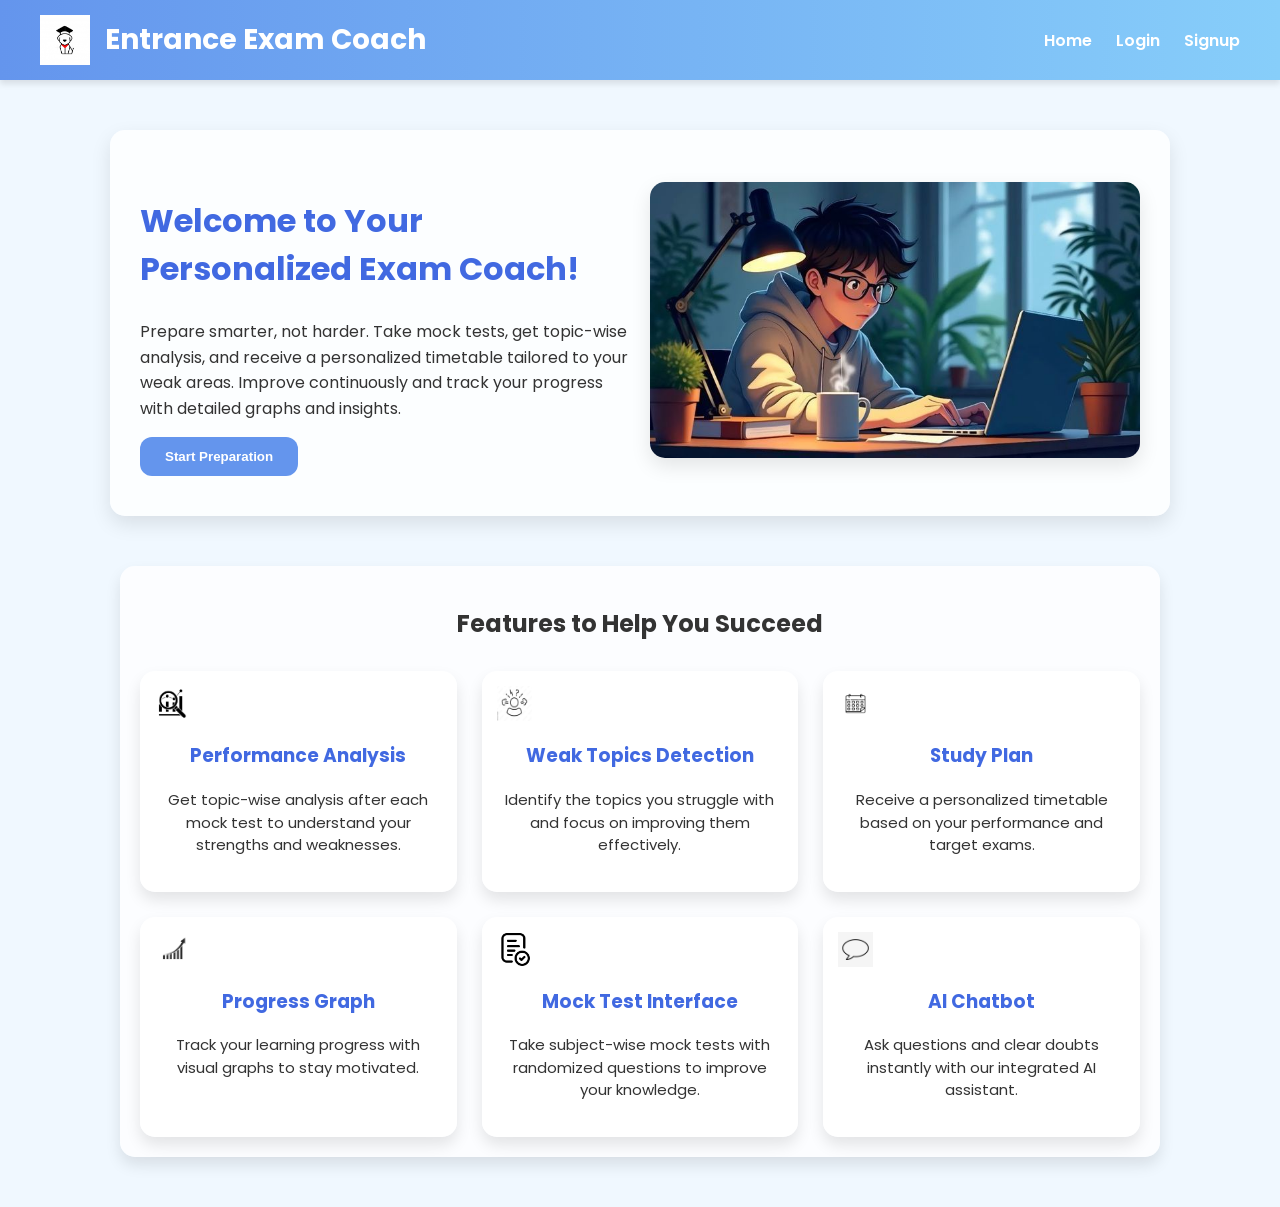
<file: index.html>
<!DOCTYPE html>
<html lang="en">
<head>
    <meta charset="UTF-8">
    <title>Entrance Exam Coach</title>
    <link rel="stylesheet" href="style.css">
</head>
<body>
    <header>
        <div class="logo-container">
            <img src="/frontend/Dog Education Logo.jpg" alt="Exam Coach Logo" class="logo">
            <h1>Entrance Exam Coach</h1>
        </div>
        <nav>
            <a href="index.html">Home</a>
            <a href="login.html">Login</a>
            <a href="signup.html">Signup</a>
        </nav>
    </header>

    <!-- Hero Section -->
    <section class="hero">
        <div class="hero-left">
            <h2>Welcome to Your Personalized Exam Coach!</h2>
            <p>
                Prepare smarter, not harder. Take mock tests, get topic-wise analysis, and receive a personalized timetable tailored to your weak areas. Improve continuously and track your progress with detailed graphs and insights.
            </p>
            <button onclick="startPreparation()">Start Preparation</button>
        </div>
        <div class="hero-right">
            <img src="/frontend/home page img.jpg" alt="Entrance Exam Coach" class="hero-img">
        </div>
    </section>

    <!-- Features Section -->
    <section class="features">
        <h2>Features to Help You Succeed</h2>
        <div class="cards-container">
            <div class="feature-card">
                <img src="/frontend/performance analysis  logo.jpg" alt="Performance Icon" class="card-icon">
                <h3>Performance Analysis</h3>
                <p>Get topic-wise analysis after each mock test to understand your strengths and weaknesses.</p>
            </div>
            <div class="feature-card">
                <img src="/frontend/weak topic detection.jpg" alt="Weak Topics Icon" class="card-icon">
                <h3>Weak Topics Detection</h3>
                <p>Identify the topics you struggle with and focus on improving them effectively.</p>
            </div>
            <div class="feature-card">
                <img src="/frontend/study plan logo.jpg" alt="Study Plan Icon" class="card-icon">
                <h3>Study Plan</h3>
                <p>Receive a personalized timetable based on your performance and target exams.</p>
            </div>
            <div class="feature-card">
                <img src="/frontend/progress graph logo.jpg" alt="Progress Graph Icon" class="card-icon">
                <h3>Progress Graph</h3>
                <p>Track your learning progress with visual graphs to stay motivated.</p>
            </div>
            <div class="feature-card">
                <img src="/frontend/mock test logo.jpg" alt="Mock Test Icon" class="card-icon">
                <h3>Mock Test Interface</h3>
                <p>Take subject-wise mock tests with randomized questions to improve your knowledge.</p>
            </div>
            <div class="feature-card">
                <img src="/frontend/AI chatbot logo.jpg" alt="AI Chatbot Icon" class="card-icon">
                <h3>AI Chatbot</h3>
                <p>Ask questions and clear doubts instantly with our integrated AI assistant.</p>
            </div>
        </div>
    </section>

    <script>
        const API_BASE = "/api";

        async function startPreparation() {
            try {
                const res = await fetch(`${API_BASE}/me`, { credentials: "include" });
                const data = await res.json();

                if (!data.logged_in) {
                    alert("Please login to start preparation!");
                    window.location.href = "login.html";
                    return;
                }

                window.location.href = "exam.html";
            } catch (err) {
                alert("Could not connect to the server. Please make sure the backend is running.");
            }
        }
    </script>
</body>
</html>
</file>
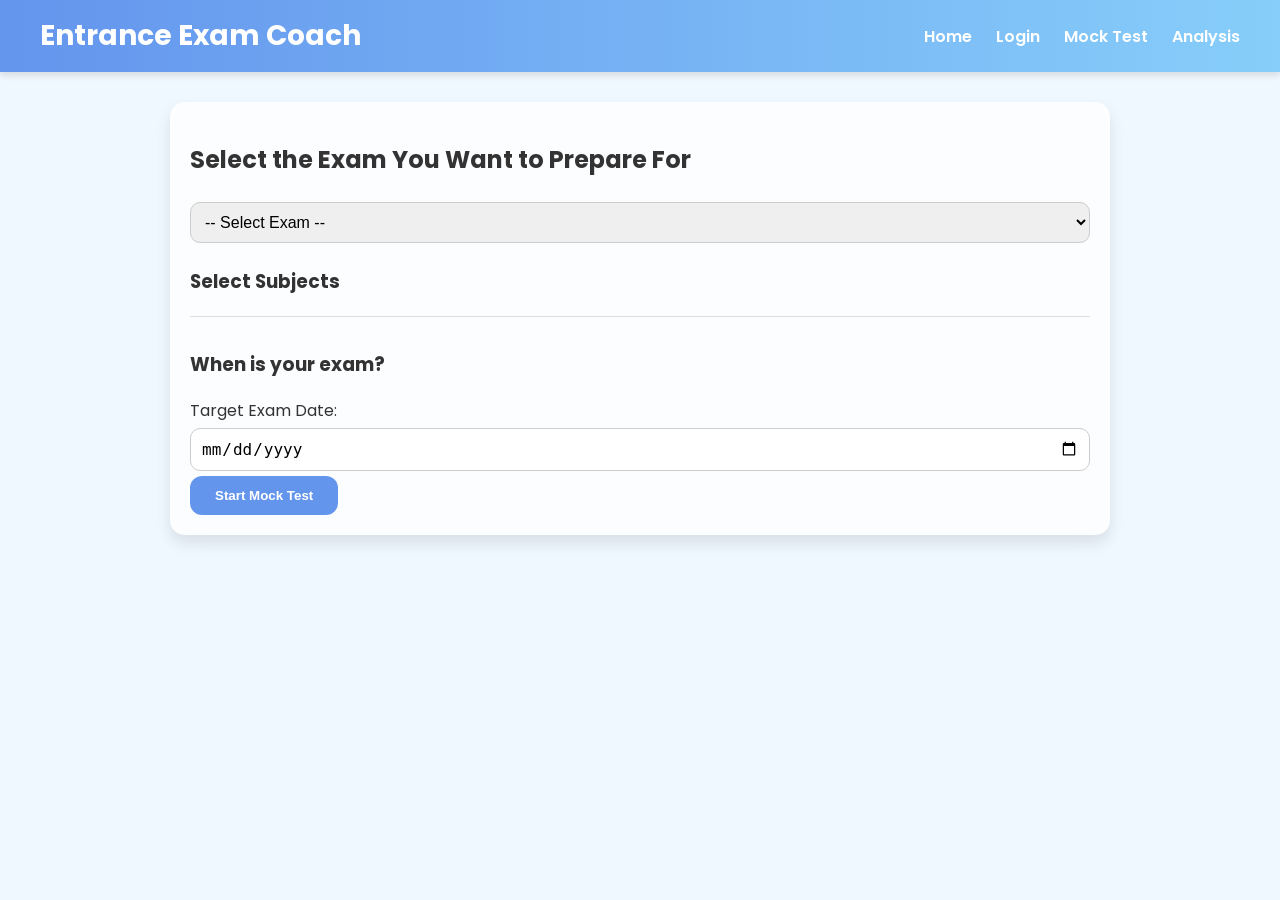
<file: exam.html>
<!DOCTYPE html>
<html>
<head>
    <title>Entrance Exam Coach - Select Exam</title>
    <link rel="stylesheet" href="style.css">
</head>
<body>

<header>
  <h1>Entrance Exam Coach</h1>
  <nav>
    <a href="index.html">Home</a>
    <a href="login.html">Login</a>
    <a href="mocktest.html">Mock Test</a>
    <a href="analysis.html">Analysis</a>
  </nav>
</header>

<section>
    <h2>Select the Exam You Want to Prepare For</h2>

    <select id="examSelect" onchange="showSubjects()">
        <option value="">-- Select Exam --</option>
        <option value="jee_main">JEE Mains </option>
        <option value="jee_advanced">JEE Advanced</option>
        <option value="eamcet">EAMCET </option>
        <option value="eapcet"> EAPCET </option>
        <option value="neet">NEET</option>
    </select>

    <h3>Select Subjects</h3>
    <div id="subjectsContainer"></div>

    <div class="exam-date-step">
        <h3>When is your exam?</h3>
        <label for="examDate">Target Exam Date:</label>
        <input type="date" id="examDate" name="examDate">
    </div>

    <button onclick="startMockTest()">Start Mock Test</button>
</section>

<script>
function showSubjects() {
    const exam = document.getElementById("examSelect").value;
    const container = document.getElementById("subjectsContainer");
    let subjects = [];

    if (exam === "jee_main") subjects = ["Physics", "Chemistry", "Mathematics"];
    else if (exam === "jee_advanced") subjects = ["Physics", "Chemistry", "Mathematics"];
    else if (exam === "eamcet") subjects = ["Mathematics", "Physics", "Chemistry", "Botany", "Zoology"];
    else if (exam === "eapcet") subjects = ["Botany", "Zoology", "Physics", "Chemistry", "Mathematics"];
    else if (exam === "neet") subjects = ["Physics", "Chemistry", "Botany", "Zoology"];

    container.innerHTML = "";
    subjects.forEach(sub => {
        container.innerHTML += `<label><input type="checkbox" value="${sub}"> ${sub}</label>`;
    });
}

function startMockTest() {
    const examType = document.getElementById("examSelect").value;
    const examDate = document.getElementById("examDate").value;
    const checkedSubjects = document.querySelectorAll('input[type="checkbox"]:checked');

    if (!examType) {
        alert("Please select an exam");
        return;
    }
    if (checkedSubjects.length === 0) {
        alert("Please select at least one subject");
        return;
    }
    if (!examDate) {
        alert("Please select your target exam date");
        return;
    }

    const subjectsArray = Array.from(checkedSubjects).map(cb => cb.value);

    // Store exam selection details for use across mocktest.html and analysis.html
    sessionStorage.setItem('examType', examType);
    sessionStorage.setItem('examDate', examDate);
    sessionStorage.setItem('selectedSubjects', JSON.stringify(subjectsArray));

    const url = "mocktest.html?subjects=" + encodeURIComponent(subjectsArray.join(",")) +
                "&exam_type=" + encodeURIComponent(examType) +
                "&exam_date=" + encodeURIComponent(examDate);
    window.location.href = url;
}
</script>

</body>
</html>
</file>
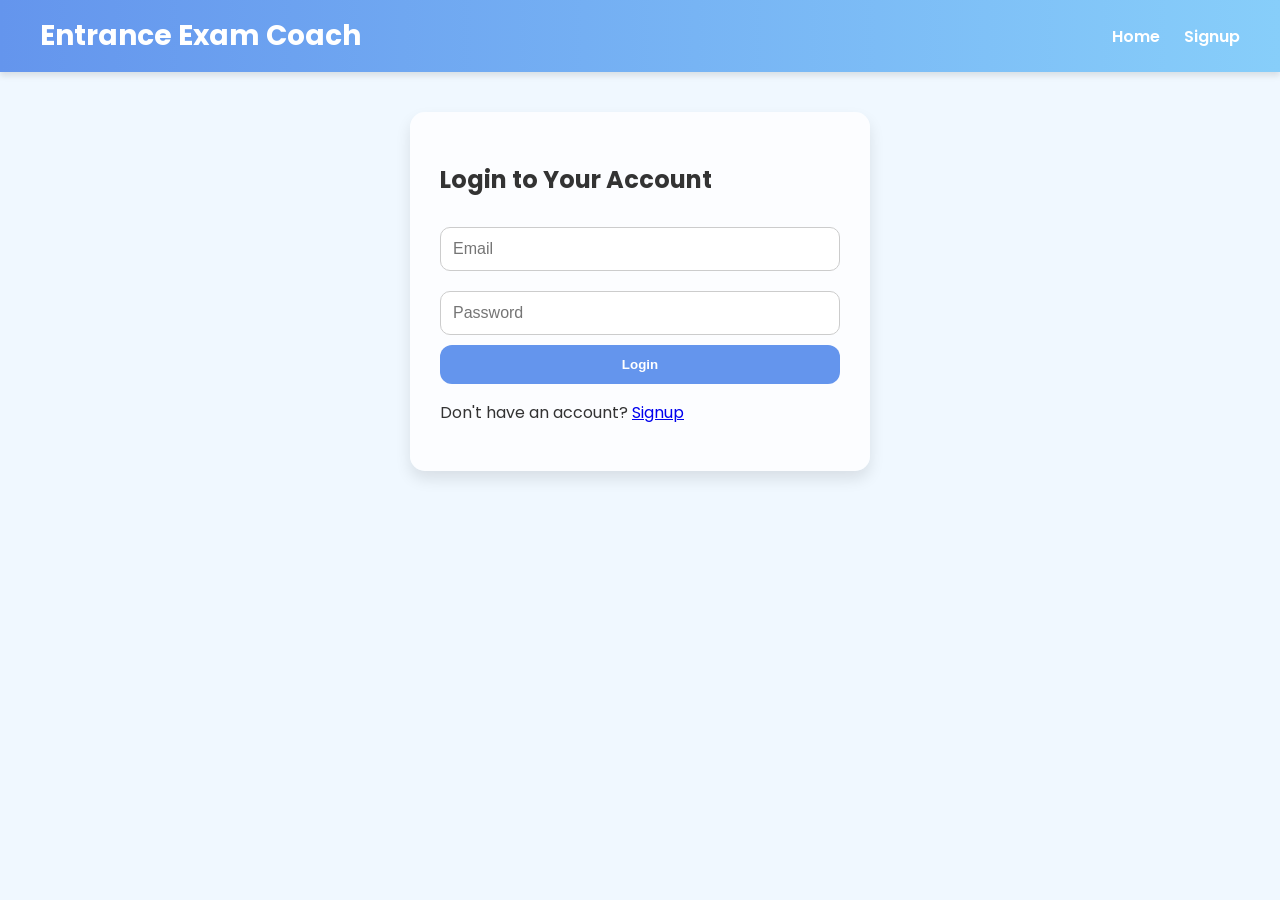
<file: login.html>
<!DOCTYPE html>
<html>
<head>
    <title>Login - Entrance Exam Coach</title>
    <link rel="stylesheet" href="style.css">
</head>
<body>

<header>
    <h1>Entrance Exam Coach</h1>
    <nav>
        <a href="index.html">Home</a>
        <a href="signup.html">Signup</a>
    </nav>
</header>

<section class="login-container">
    <h2>Login to Your Account</h2>
    <div id="errorMessage" class="error-message"></div>
    <form id="loginForm">
        <input type="email" id="loginEmail" name="email" placeholder="Email" autocomplete="email" required>
        <input type="password" id="loginPassword" name="password" placeholder="Password" autocomplete="current-password" required>
        <button type="button" onclick="loginUser()" id="loginBtn">Login</button>
    </form>
    <p>Don't have an account? <a href="signup.html">Signup</a></p>
</section>

<script>
const API_BASE = "/api";

function showError(message) {
    const errorDiv = document.getElementById('errorMessage');
    errorDiv.textContent = message;
    errorDiv.classList.add('show');
}

function hideError() {
    const errorDiv = document.getElementById('errorMessage');
    errorDiv.classList.remove('show');
}

async function loginUser() {
    hideError();
    const email = document.getElementById('loginEmail').value.trim();
    const password = document.getElementById('loginPassword').value;

    if (!email || !password) {
        showError("Please enter both email and password.");
        return;
    }

    const btn = document.getElementById('loginBtn');
    btn.disabled = true;
    btn.textContent = "Logging in...";

    try {
        const res = await fetch(`${API_BASE}/login`, {
            method: "POST",
            headers: { "Content-Type": "application/json" },
            credentials: "include",
            body: JSON.stringify({ email, password })
        });

        const data = await res.json();

        if (!res.ok) {
            showError(data.error || "Login failed. Please try again.");
            return;
        }

        localStorage.setItem('userName', data.user.name);
        localStorage.setItem('userEmail', data.user.email);
        localStorage.setItem('loggedInUser', data.user.email);

        window.location.href = "index.html";
    } catch (err) {
        showError("Could not connect to the server. Please make sure the backend is running.");
    } finally {
        btn.disabled = false;
        btn.textContent = "Login";
    }
}
</script>

</body>
</html>
</file>
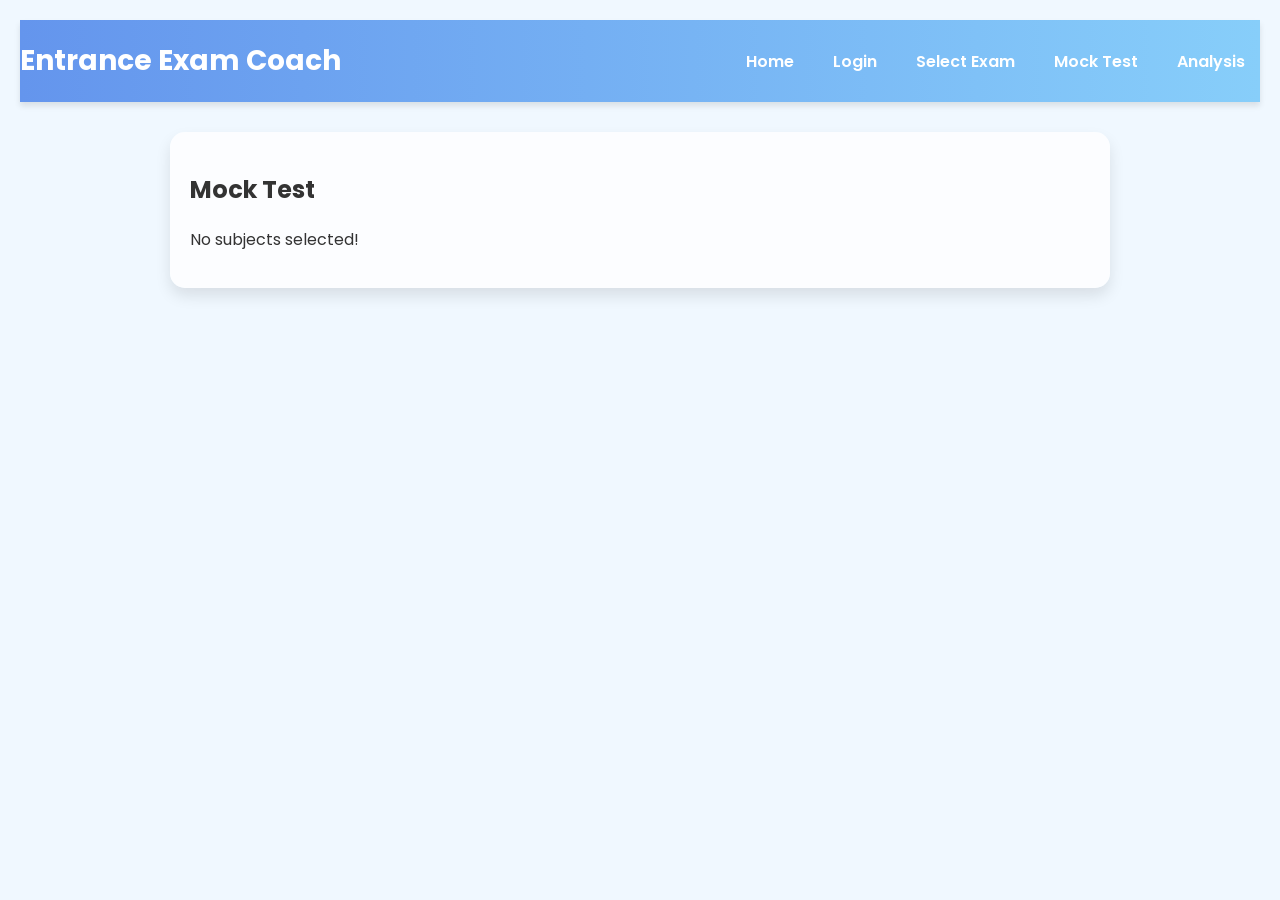
<file: mocktest.html>
<!DOCTYPE html>
<html>
<head>
    <title>Mock Test</title>
    <link rel="stylesheet" href="style.css">
    <style>
        body { font-family: 'Poppins', sans-serif; background-color: #f0f8ff; padding: 20px; margin: 0; }
        header { text-align: center; padding: 20px 0; background: linear-gradient(90deg, #6495ED, #87CEFA); color: white; box-shadow: 0 4px 6px rgba(0,0,0,0.1); }
        nav a { margin: 0 15px; text-decoration: none; font-weight: 600; color: white; transition: color 0.3s ease; }
        nav a:hover { color: #ffeb3b; }
        section { max-width: 900px; margin: 30px auto; padding: 20px; background: #ffffffcc; border-radius: 15px; box-shadow: 0 8px 15px rgba(0,0,0,0.1); }
        button { padding: 10px 20px; margin: 20px 0; border-radius: 10px; background-color: #6495ED; color: white; font-weight: 600; border: none; cursor: pointer; transition: all 0.3s ease; }
        button:hover { background-color: #4169E1; transform: translateY(-2px); box-shadow: 0 4px 10px rgba(0,0,0,0.2); }
        input[type="radio"] { margin-right: 5px; width:auto; }
        .question-card { 
            background: #fff; padding: 15px; margin: 15px 0; border-radius: 12px; 
            box-shadow: 0 4px 10px rgba(0,0,0,0.1); 
            opacity: 0; transform: translateY(20px); 
            animation: fadeInUp 0.5s forwards; 
        }
        @keyframes fadeInUp { to { opacity: 1; transform: translateY(0); } }
        .loading-msg { text-align:center; color:#666; font-style:italic; }
    </style>
</head>

<body>

<header>
  <h1>Entrance Exam Coach</h1>
  <nav>
    <a href="index.html">Home</a>
    <a href="login.html">Login</a>
    <a href="exam.html">Select Exam</a>
    <a href="mocktest.html">Mock Test</a>
    <a href="analysis.html">Analysis</a>
  </nav>
</header>

<section>
    <h2>Mock Test</h2>
    <div id="mockTestContainer">
        <p class="loading-msg">Loading questions...</p>
    </div>
</section>

<script>
const API_BASE = "/api";

// Fallback hardcoded question bank (used if AI generation fails)
const questionBank = {
    "Physics": [
        { question: "Unit of force?", options: ["Newton","Joule","Watt","Pascal"], answer: "Newton" },
        { question: "Speed of light?", options: ["3×10^8 m/s","3×10^6 m/s","3×10^5 m/s","3×10^7 m/s"], answer: "3×10^8 m/s" },
        { question: "Acceleration due to gravity?", options: ["9.8 m/s²","10 m/s²","8 m/s²","9 m/s"], answer: "9.8 m/s²" }
    ],
    "Chemistry": [
        { question: "Which is a chemical element?", options: ["Water","Oxygen","Salt","Sugar"], answer: "Oxygen" },
        { question: "Atomic number of Hydrogen?", options: ["1","2","3","4"], answer: "1" },
        { question: "HCl is what type of acid?", options: ["Strong","Weak","Moderate","None"], answer: "Strong" }
    ],
    "Mathematics": [
        { question: "Derivative of x^2?", options: ["2x","x","x^2","1"], answer: "2x" },
        { question: "Integral of 1/x dx?", options: ["ln|x|","x","x^2","1/x"], answer: "ln|x|" },
        { question: "Value of sin(90°)?", options: ["1","0","0.5","-1"], answer: "1" }
    ],
    "Botany": [
        { question: "Which part of plant performs photosynthesis?", options: ["Root","Leaf","Stem","Flower"], answer: "Leaf" }
    ],
    "Zoology": [
        { question: "Humans have how many heart chambers?", options: ["2","3","4","5"], answer: "4" }
    ]
};

const urlParams = new URLSearchParams(window.location.search);
let selectedSubjects = urlParams.has('subjects') ? urlParams.get('subjects').split(',') : [];
let examType = urlParams.get('exam_type') || sessionStorage.getItem('examType') || "";
let examDate = urlParams.get('exam_date') || sessionStorage.getItem('examDate') || "";

let studentAnswers = {};
let displayedQuestions = {};

// A representative "topic" per subject — used as fallback if no prior test data exists
const SUBJECT_TOPIC_HINT = {
    "Physics": "Mechanics",
    "Chemistry": "Physical Chemistry",
    "Mathematics": "Algebra",
    "Botany": "Plant Physiology",
    "Zoology": "Human Physiology"
};

// Holds the student's last test results per subject (fetched at startup),
// used to pick which topic to focus on and how difficult questions should be.
let lastResults = {};

async function fetchLastResults() {
    try {
        const res = await fetch(`${API_BASE}/last-results`, { credentials: "include" });
        if (res.ok) {
            const data = await res.json();
            lastResults = data.last_results || {};
        }
    } catch (err) {
        lastResults = {};
    }
}

async function fetchQuestionsForSubject(sub) {
    const prior = lastResults[sub];
    // If the student has a previous weak topic in this subject, drill that;
    // otherwise fall back to a representative topic.
    const topic = (prior && prior.weak_topics && prior.weak_topics.length > 0)
        ? prior.weak_topics[0]
        : (SUBJECT_TOPIC_HINT[sub] || sub);

    const previousPercentage = prior ? prior.percentage : null;

    try {
        const res = await fetch(`${API_BASE}/generate-questions`, {
            method: "POST",
            headers: { "Content-Type": "application/json" },
            body: JSON.stringify({
                exam_type: examType,
                subject: sub,
                topic: topic,
                count: 10,
                previous_percentage: previousPercentage
            })
        });
        const data = await res.json();
        if (res.ok && data.questions && data.questions.length > 0) {
            return { questions: data.questions, topic: topic };
        }
        throw new Error("No AI questions returned");
    } catch (err) {
        // Fallback to hardcoded bank
        const bank = questionBank[sub] || [];
        const shuffled = [...bank].sort(() => 0.5 - Math.random());
        return { questions: shuffled.slice(0, Math.min(3, shuffled.length)), topic: topic };
    }
}

// Topic actually used (and drilled) for each subject in this test
let topicUsedForSubject = {};

async function generateMockTest() {
    const container = document.getElementById("mockTestContainer");

    if (selectedSubjects.length === 0) {
        container.innerHTML = "<p>No subjects selected!</p>";
        return;
    }

    container.innerHTML = '<p class="loading-msg">Loading questions...</p>';

    await fetchLastResults();

    let qNum = 1;
    displayedQuestions = {};
    topicUsedForSubject = {};
    let html = "";

    for (const sub of selectedSubjects) {
        const { questions: selectedQs, topic } = await fetchQuestionsForSubject(sub);
        displayedQuestions[sub] = selectedQs;
        topicUsedForSubject[sub] = topic;

        selectedQs.forEach(q => {
            html += `
             <div class="question-card">
                  <p><b>Q${qNum} (${sub}):</b> ${q.question}</p>
                 ${q.options.map(opt =>
                 `<input type="radio" name="q${qNum}" value="${opt.replace(/"/g, '&quot;')}" onclick="saveAnswer('${sub}', ${qNum}, this.value)"> ${opt}<br>`
                 ).join("")}
             </div>
            `;
            qNum++;
        });
    }

    html += `<button onclick="submitTest()">Submit Test</button>`;
    container.innerHTML = html;
}

function saveAnswer(sub, qIndex, ans) {
    if (!studentAnswers[sub]) studentAnswers[sub] = {};
    studentAnswers[sub][qIndex] = ans;
}

async function submitTest() {
    // Build results payload: per-subject score, total, weak topics
    const results = {};
    // Build a detailed review list for the analysis page (Q, options,
    // student's answer, correct answer, subject, topic)
    const reviewList = [];
    let qNum = 1;

    for (const sub of selectedSubjects) {
        const questions = displayedQuestions[sub];
        let correct = 0;
        const weakTopics = [];

        questions.forEach(q => {
            const given = (studentAnswers[sub] && studentAnswers[sub][qNum]) || null;
            const isCorrect = given === q.answer;

            if (isCorrect) {
                correct++;
            } else {
                // Mark the topic that was drilled in this test as still weak
                const topic = topicUsedForSubject[sub] || SUBJECT_TOPIC_HINT[sub] || sub;
                if (!weakTopics.includes(topic)) weakTopics.push(topic);
            }

            reviewList.push({
                subject: sub,
                topic: topicUsedForSubject[sub] || SUBJECT_TOPIC_HINT[sub] || sub,
                question: q.question,
                options: q.options,
                student_answer: given,
                correct_answer: q.answer,
                is_correct: isCorrect
            });

            qNum++;
        });

        results[sub] = {
            score: correct,
            total: questions.length,
            weak_topics: weakTopics
        };
    }

    try {
        const res = await fetch(`${API_BASE}/analyze-results`, {
            method: "POST",
            headers: { "Content-Type": "application/json" },
            credentials: "include",
            body: JSON.stringify({ exam_type: examType, results: results })
        });

        const data = await res.json();

        if (!res.ok) {
            alert(data.error || "Could not submit test results. Please login and try again.");
            return;
        }

        // Save analysis + exam info + answer review for analysis.html
        sessionStorage.setItem('examType', examType);
        sessionStorage.setItem('examDate', examDate);
        sessionStorage.setItem('analysisResult', JSON.stringify(data));
        sessionStorage.setItem('answerReview', JSON.stringify(reviewList));

        window.location.href = "analysis.html";
    } catch (err) {
        alert("Could not connect to the server. Please make sure the backend is running.");
    }
}

generateMockTest();
</script>

</body>
</html>
</file>
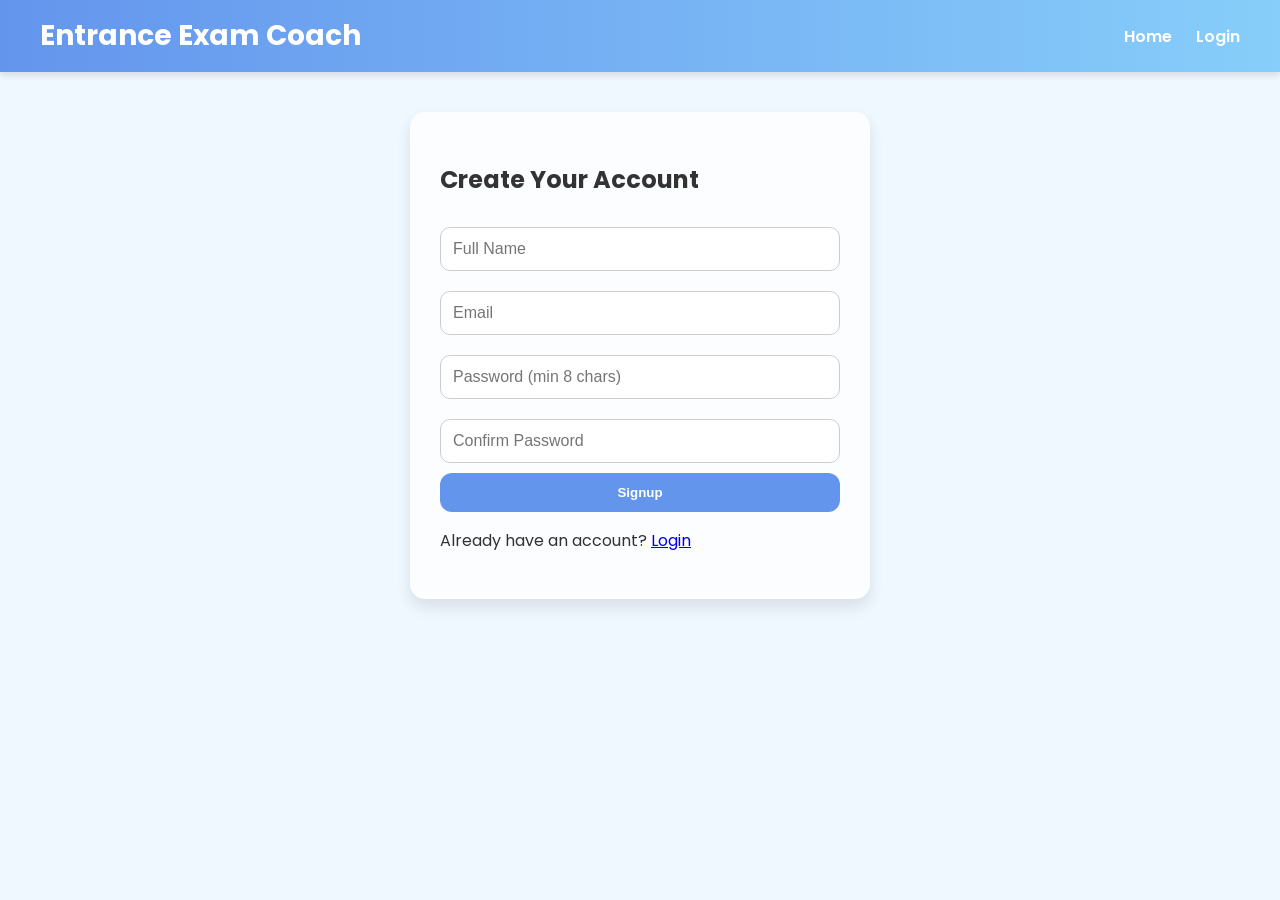
<file: signup.html>
<!DOCTYPE html>
<html>
<head>
    <title>Signup - Entrance Exam Coach</title>
    <link rel="stylesheet" href="style.css">
</head>
<body>

<header>
    <h1>Entrance Exam Coach</h1>
    <nav>
        <a href="index.html">Home</a>
        <a href="login.html">Login</a>
    </nav>
</header>

<section class="signup-container">
    <h2>Create Your Account</h2>
    <div id="errorMessage" class="error-message"></div>
    <form id="signupForm">
        <input type="text" id="name" name="name" placeholder="Full Name" autocomplete="name" required>
        <input type="email" id="email" name="email" placeholder="Email" autocomplete="email" required>
        <input type="password" id="password" name="password" placeholder="Password (min 8 chars)" autocomplete="new-password" required>
        <input type="password" id="confirmPassword" name="confirmPassword" placeholder="Confirm Password" autocomplete="new-password" required>
        <button type="button" onclick="signupUser()" id="signupBtn">Signup</button>
    </form>
    <p>Already have an account? <a href="login.html">Login</a></p>
</section>

<script>
const API_BASE = "/api";

function showError(message) {
    const errorDiv = document.getElementById('errorMessage');
    errorDiv.textContent = message;
    errorDiv.classList.add('show');
}

function hideError() {
    const errorDiv = document.getElementById('errorMessage');
    errorDiv.classList.remove('show');
}

async function signupUser() {
    hideError();
    const name = document.getElementById('name').value.trim();
    const email = document.getElementById('email').value.trim();
    const password = document.getElementById('password').value;
    const confirmPassword = document.getElementById('confirmPassword').value;

    if (!name || !email || !password || !confirmPassword) {
        showError("Please fill all fields!");
        return;
    }
    if (password.length < 8) {
        showError("Password must be at least 8 characters!");
        return;
    }
    if (password !== confirmPassword) {
        showError("Passwords do not match!");
        return;
    }

    const btn = document.getElementById('signupBtn');
    btn.disabled = true;
    btn.textContent = "Signing up...";

    try {
        const res = await fetch(`${API_BASE}/signup`, {
            method: "POST",
            headers: { "Content-Type": "application/json" },
            credentials: "include",
            body: JSON.stringify({ name, email, password })
        });

        const data = await res.json();

        if (!res.ok) {
            showError(data.error || "Signup failed. Please try again.");
            return;
        }

        alert("Signup successful! Please login.");
        window.location.href = "login.html";
    } catch (err) {
        showError("Could not connect to the server. Please make sure the backend is running.");
    } finally {
        btn.disabled = false;
        btn.textContent = "Signup";
    }
}
</script>

</body>
</html>
</file>
<file: style.css>
/* ===== Google Font ===== */
@import url('https://fonts.googleapis.com/css2?family=Poppins:wght@400;600&display=swap');

/* ===== Body ===== */
body {
    font-family: 'Poppins', sans-serif;
    background: #f0f8ff;
    margin: 0;
    padding: 0;
    color: #333;
    scroll-behavior: smooth;
}

/* ===== Header ===== */
header {
    display: flex;
    align-items: center;
    justify-content: space-between;
    padding: 15px 40px;
    background: linear-gradient(90deg, #6495ED, #87CEFA);
    color: white;
    box-shadow: 0 4px 6px rgba(0,0,0,0.1);
    position: sticky;
    top: 0;
    z-index: 100;
}

.logo-container{
    display:flex;
    align-items:center;
    gap:15px;
}

header .logo{
    height:50px;
}

header h1{
    font-size:28px;
    margin:0;
}

header nav a{
    margin-left:20px;
    text-decoration:none;
    font-weight:600;
    color:white;
    transition:0.3s;
}

header nav a:hover{
    color:#ffeb3b;
}

/* ===== Buttons ===== */
button{
    padding:12px 25px;
    border-radius:12px;
    background:#6495ED;
    color:white;
    font-weight:600;
    border:none;
    cursor:pointer;
    transition:0.3s;
}

button:hover{
    background:#4169E1;
    transform:translateY(-2px);
    box-shadow:0 4px 10px rgba(0,0,0,0.2);
}

button:disabled{
    opacity:0.6;
    cursor:not-allowed;
    transform:none;
}

/* ===== Sections ===== */
section,.signup-container,.login-container{
    max-width:900px;
    margin:30px auto;
    padding:20px;
    background:#ffffffcc;
    border-radius:15px;
    box-shadow:0 8px 15px rgba(0,0,0,0.1);
}

/* ===== Hero Section ===== */
.hero{
    display:flex;
    align-items:center;
    justify-content:space-between;
    max-width:1000px;
    margin:50px auto;
    padding:40px 30px;
    background:#ffffffcc;
    border-radius:15px;
    box-shadow:0 8px 20px rgba(0,0,0,0.1);
    gap:20px;
    flex-wrap:wrap;
    animation:fadeInUp 0.7s forwards;
}

.hero-left{
    flex:1;
    min-width:300px;
}

.hero-left h2{
    font-size:32px;
    color:#4169E1;
}

.hero-left p{
    font-size:16px;
    line-height:1.6;
}

.hero-right{
    flex:1;
    text-align:center;
}

.hero-img{
    max-width:100%;
    border-radius:15px;
    box-shadow:0 8px 20px rgba(0,0,0,0.1);
}

/* ===== Feature Cards ===== */
.features{
    max-width:1000px;
    margin:50px auto;
    text-align:center;
}

.cards-container{
    display:grid;
    grid-template-columns:repeat(3,1fr);
    gap:25px;
    margin-top:30px;
}

.feature-card{
    background:#ffffffcc;
    padding:20px;
    border-radius:15px;
    box-shadow:0 8px 15px rgba(0,0,0,0.1);
    transition:0.3s;
    position:relative;
    animation:fadeInUp 0.8s forwards;
}

.feature-card:hover{
    transform:translateY(-5px);
    box-shadow:0 12px 20px rgba(0,0,0,0.15);
}

.card-icon{
    width:35px;
    height:35px;
    position:absolute;
    top:15px;
    left:15px;
}

.feature-card h3{
    margin-top:50px;
    color:#4169E1;
}

.feature-card p{
    font-size:15px;
    line-height:1.5;
}

/* ===== Inputs ===== */
input,select{
    padding:10px;
    border-radius:10px;
    border:1px solid #ccc;
    margin:5px 0;
    width:100%;
    font-size:16px;
    box-sizing:border-box;
}

input:focus,select:focus{
    border-color:#6495ED;
    outline:none;
}

/* ===== Subject Boxes ===== */
.subject-box{
    background:#d0f0c0;
    padding:15px;
    margin:10px 0;
    border-radius:12px;
}

/* ===== Question Cards ===== */
.question-card{
    background:#fff;
    padding:15px;
    margin:15px 0;
    border-radius:12px;
    box-shadow:0 4px 10px rgba(0,0,0,0.1);
    animation:fadeInUp 0.5s forwards;
}

/* ===== Charts ===== */
canvas{
    background:white;
    padding:15px;
    border-radius:10px;
    box-shadow:0 4px 10px rgba(0,0,0,0.1);
}

/* ===== Chatbot ===== */
#chatOutput{
    background:#f5f5f5;
    border-radius:10px;
    padding:15px;
    height:180px;
    overflow-y:auto;
    box-shadow:inset 0 2px 5px rgba(0,0,0,0.1);
}

/* ===== Login / Signup ===== */
.signup-container,.login-container{
    max-width:400px;
    margin:40px auto;
    padding:30px;
}

.signup-container input,
.login-container input{
    width:100%;
    margin:10px 0;
    padding:12px;
}

.signup-container button,
.login-container button{
    width:100%;
}

/* ===== Error / Info messages ===== */
.error-message{
    color:#c0392b;
    background:#fdecea;
    border:1px solid #f5c6cb;
    padding:10px 14px;
    border-radius:10px;
    margin:10px 0;
    font-size:14px;
    display:none;
}

.error-message.show{
    display:block;
}

/* ===== Responsive ===== */
@media screen and (max-width:992px){
.cards-container{
grid-template-columns:repeat(2,1fr);
}
}

@media screen and (max-width:600px){
.cards-container{
grid-template-columns:1fr;
}

.hero{
flex-direction:column-reverse;
text-align:center;
}
}

/* ===== Animation ===== */
@keyframes fadeInUp{
from{
opacity:0;
transform:translateY(20px);
}
to{
opacity:1;
transform:translateY(0);
}
}

/* ===========================================================
   NEW STYLES - Backend Integration
   =========================================================== */

/* ===== Classification Badges ===== */
.classification-badge{
    display:inline-block;
    padding:5px 14px;
    border-radius:20px;
    font-size:13px;
    font-weight:600;
    color:white;
    margin-left:10px;
}

.badge-needs-improvement{
    background:#e74c3c;
}

.badge-intermediate{
    background:#f39c12;
}

.badge-proficient{
    background:#27ae60;
}

/* ===== Subject Analysis Card ===== */
.subject-analysis-card{
    background:#fff;
    border-radius:12px;
    padding:15px 20px;
    margin:12px 0;
    box-shadow:0 4px 10px rgba(0,0,0,0.08);
    display:flex;
    justify-content:space-between;
    align-items:center;
    flex-wrap:wrap;
    gap:10px;
}

.subject-analysis-card .subject-name{
    font-size:18px;
    font-weight:600;
    color:#4169E1;
}

.subject-analysis-card .score-text{
    font-size:14px;
    color:#555;
}

/* ===== Timetable Day Cards ===== */
.timetable-day-card{
    background:#fff;
    border-radius:12px;
    padding:15px 20px;
    margin:12px 0;
    box-shadow:0 4px 10px rgba(0,0,0,0.08);
    border-left:5px solid #6495ED;
}

.timetable-day-card h4{
    margin:0 0 10px 0;
    color:#4169E1;
}

.timetable-task{
    display:flex;
    justify-content:space-between;
    align-items:center;
    padding:8px 12px;
    margin:6px 0;
    border-radius:8px;
    background:#f0f8ff;
    flex-wrap:wrap;
    gap:6px;
}

.timetable-task .task-info{
    font-size:14px;
}

.timetable-task .task-hours{
    font-size:13px;
    font-weight:600;
    color:#4169E1;
    background:#e6f0ff;
    padding:3px 10px;
    border-radius:10px;
}

.weightage-tag{
    font-size:11px;
    padding:2px 8px;
    border-radius:8px;
    margin-left:6px;
    text-transform:uppercase;
    font-weight:600;
}

.weightage-high{
    background:#fde2e1;
    color:#c0392b;
}

.weightage-medium{
    background:#fff4d6;
    color:#b8860b;
}

.weightage-low{
    background:#e2f0d9;
    color:#27ae60;
}

/* ===== Remedial Recommendation Card ===== */
.remedial-card{
    background:#fff;
    border-radius:12px;
    padding:20px;
    margin:15px 0;
    box-shadow:0 6px 15px rgba(0,0,0,0.1);
    border-top:5px solid #6495ED;
}

.remedial-card h4{
    color:#4169E1;
    margin-top:0;
}

.remedial-card h5{
    margin:14px 0 6px 0;
    color:#333;
}

.remedial-card ul{
    margin:5px 0 5px 20px;
    padding:0;
}

.remedial-card .practice-activity{
    background:#f0f8ff;
    padding:10px;
    border-radius:8px;
    margin:6px 0;
}

.ai-rec-btn{
    margin-top:10px;
    background:#4169E1;
}

.loading-text{
    color:#888;
    font-style:italic;
}

/* ===== Days Left Banner ===== */
.days-left-banner{
    background:linear-gradient(90deg,#6495ED,#87CEFA);
    color:white;
    padding:15px 20px;
    border-radius:12px;
    text-align:center;
    font-size:18px;
    font-weight:600;
    margin-bottom:15px;
}

/* ===== Exam date step ===== */
.exam-date-step{
    margin-top:20px;
    padding-top:15px;
    border-top:1px solid #ddd;
}

/* ===== Answer Review ===== */
.review-card{
    background:#fff;
    border-radius:12px;
    padding:15px 20px;
    margin:12px 0;
    box-shadow:0 4px 10px rgba(0,0,0,0.08);
    border-left:5px solid #ccc;
}

.review-card.review-correct{
    border-left-color:#27ae60;
}

.review-card.review-wrong{
    border-left-color:#e74c3c;
}

.review-question{
    font-size:15px;
    margin-bottom:10px;
}

.review-status{
    float:right;
    font-size:12px;
    font-weight:600;
    padding:3px 10px;
    border-radius:10px;
    color:white;
}

.review-correct .review-status{
    background:#27ae60;
}

.review-wrong .review-status{
    background:#e74c3c;
}

.review-options{
    display:flex;
    flex-direction:column;
    gap:6px;
    margin-bottom:10px;
}

.review-option{
    padding:8px 12px;
    border-radius:8px;
    background:#f0f8ff;
    font-size:14px;
}

.review-option.option-correct{
    background:#d4f7dc;
    border:1px solid #27ae60;
    font-weight:600;
}

.review-option.option-student-wrong{
    background:#fde2e1;
    border:1px solid #e74c3c;
    text-decoration:line-through;
}

.review-footer{
    font-size:13px;
    color:#555;
    border-top:1px solid #eee;
    padding-top:8px;
}

/* ===== Progress Tracker (bar chart + summary) ===== */
.progress-text-summary{
    margin-top:15px;
    display:flex;
    flex-direction:column;
    gap:8px;
}

.progress-summary-row{
    display:flex;
    align-items:center;
    gap:8px;
    flex-wrap:wrap;
    padding:8px 12px;
    background:#f0f8ff;
    border-radius:8px;
    font-size:14px;
}

.progress-change{
    font-size:12px;
    font-weight:600;
    padding:3px 8px;
    border-radius:8px;
}

.progress-up{
    background:#d4f7dc;
    color:#27ae60;
}

.progress-down{
    background:#fde2e1;
    color:#e74c3c;
}

.progress-same{
    background:#eee;
    color:#777;
}
</file>
